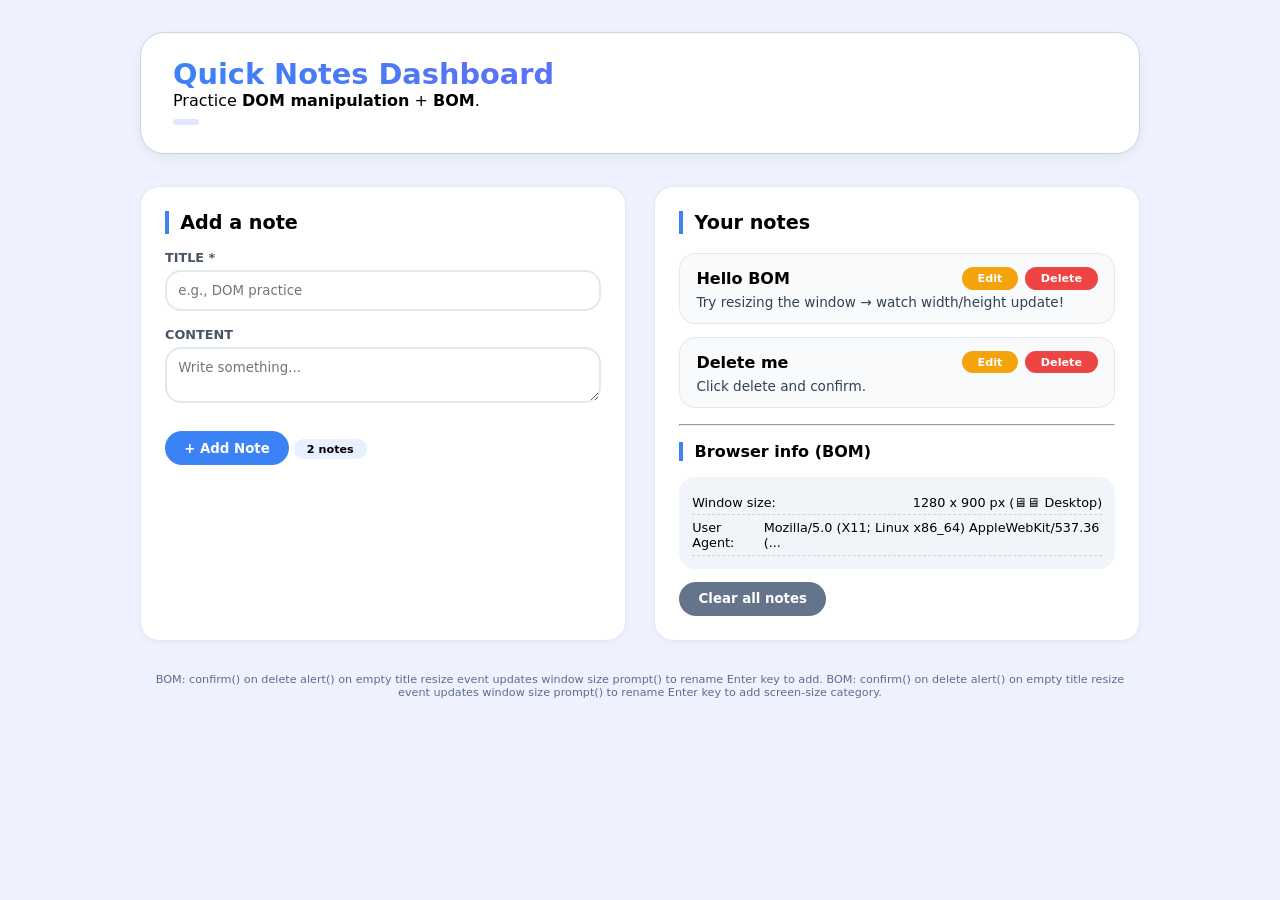
<file: index.html>
<!DOCTYPE html>
<html lang="en">

<head>
    <meta charset="UTF-8">
    <meta name="viewport" content="width=device-width, initial-scale=1.0">
    <title>Quick Notes Dashboard</title>
    <style>
        * {
            margin: 0;
            padding: 0;
            box-sizing: border-box;
        }

        body {
            font-family: system-ui, "Segoe UI", sans-serif;
            background: #eef2ff;
            padding: 2rem 1.5rem;
        }

        .container {
            max-width: 1000px;
            margin: 0 auto;
        }

        header {
            background: white;
            border-radius: 1.5rem;
            padding: 1.5rem 2rem;
            margin-bottom: 2rem;
            box-shadow: 0 4px 12px rgba(0, 0, 0, 0.05);
            border: 1px solid #cbd5e1;
        }

        header h1 {
            font-size: 1.8rem;
            background: linear-gradient(135deg, #3b82f6, #8b5cf6);
            -webkit-background-clip: text;
            background-clip: text;
            color: transparent;
        }

        .badge {
            background: #e0e7ff;
            color: #1e40af;
            padding: 0.2rem 0.8rem;
            border-radius: 20px;
            font-size: 0.75rem;
            font-weight: 600;
            display: inline-block;
            margin-top: 0.5rem;
        }

        .grid {
            display: grid;
            grid-template-columns: 1fr 1fr;
            gap: 1.8rem;
        }

        @media (max-width: 700px) {
            .grid {
                grid-template-columns: 1fr;
            }
        }

        .card {
            background: white;
            border-radius: 1.2rem;
            padding: 1.5rem;
            border: 1px solid #e2e8f0;
            box-shadow: 0 2px 6px rgba(0, 0, 0, 0.03);
        }

        .card h2 {
            font-size: 1.2rem;
            margin-bottom: 1rem;
            border-left: 4px solid #3b82f6;
            padding-left: 0.7rem;
        }

        .form-group {
            margin-bottom: 1rem;
        }

        label {
            font-weight: 600;
            font-size: 0.8rem;
            text-transform: uppercase;
            color: #475569;
            display: block;
            margin-bottom: 0.3rem;
        }

        input,
        textarea {
            width: 100%;
            padding: 0.7rem;
            border: 2px solid #e2e8f0;
            border-radius: 1rem;
            font-family: inherit;
            outline: none;
        }

        input:focus,
        textarea:focus {
            border-color: #3b82f6;
        }

        button {
            background: #3b82f6;
            border: none;
            color: white;
            font-weight: 600;
            padding: 0.6rem 1.2rem;
            border-radius: 2rem;
            cursor: pointer;
            font-family: inherit;
            transition: 0.1s;
        }

        button:hover {
            background: #2563eb;
        }

        .counter {
            background: #e6f0ff;
            display: inline-block;
            padding: 0.2rem 0.8rem;
            border-radius: 20px;
            font-size: 0.7rem;
            font-weight: 700;
            margin-top: 1rem;
        }

        .notes-list {
            margin-top: 1.2rem;
            max-height: 380px;
            overflow-y: auto;
            display: flex;
            flex-direction: column;
            gap: 0.8rem;
        }

        .note-item {
            background: #f8fafc;
            border: 1px solid #e2e8f0;
            border-radius: 1rem;
            padding: 0.8rem 1rem;
        }

        .note-title {
            font-weight: 800;
            display: flex;
            justify-content: space-between;
            align-items: center;
            margin-bottom: 0.3rem;
        }

        .note-content {
            font-size: 0.85rem;
            color: #334155;
        }

        .info-panel {
            background: #f1f5f9;
            border-radius: 1rem;
            padding: 0.8rem;
            margin-top: 1rem;
        }

        .info-row {
            display: flex;
            justify-content: space-between;
            font-size: 0.8rem;
            padding: 0.3rem 0;
            border-bottom: 1px dashed #cbd5e1;
        }

        .delete-note {
            background: #ef4444;
            padding: 0.3rem 1rem;
            font-size: 0.7rem;
            border-radius: 1rem;
        }

        .delete-note:hover {
            background: #dd0e0e;
        }

        .edit-note {
            background: #f5a30b;
            padding: 0.3rem 1rem;
            font-size: 0.7rem;
            border-radius: 1rem;
        }

        .edit-note:hover {
            background: #d97706;
        }

        .note-actions {
            display: flex;
            gap: 0.4rem;
        }

        hr {
            margin: 1rem 0;
        }

        footer {
            text-align: center;
            margin-top: 2rem;
            font-size: 0.7rem;
            color: #5b6e8c;
        }
    </style>
</head>

<body>
    <div class="container">

        <header>
            <h1> Quick Notes Dashboard</h1>
            <p>Practice <strong>DOM manipulation</strong> + <strong>BOM</strong>.</p>
            <div class="badge"> </div>
        </header>

        <div class="grid">
            <div class="card" id="left-panel">
                <h2>Add a note</h2>
                <div class="form-group">
                    <label>Title *</label>
                    <input type="text" id="noteTitle" placeholder="e.g., DOM practice">
                </div>
                <div class="form-group">
                    <label>Content</label>
                    <textarea id="noteContent" rows="2" placeholder="Write something..."></textarea>
                </div>
                <button id="addNoteBtn">+ Add Note</button>
                <div class="counter" id="noteCounter">0 notes</div>
            </div>
            <div class="card" id="right-panel">
                <h2>Your notes</h2>
                <div id="notesContainer" class="notes-list">
                    <div style="color:#94a3b8;text-align:center;">No notes yet. Create one!</div>
                </div>
                <hr>
                <h2 style="font-size:1rem;">Browser info (BOM)</h2>
                <div class="info-panel" id="bomPanel">
                    <div class="info-row">
                        <span>Window size:</span>
                        <span id="windowSize">-- x --</span>
                    </div>
                    <div class="info-row">
                        <span>User Agent:</span>
                        <span id="userAgent">--</span>
                    </div>
                </div>
                <button id="clearAllBtn" style="background:#64748b;margin-top:0.8rem;">Clear all notes</button>
            </div>
        </div>

        <footer>
             BOM: confirm() on delete  alert() on empty title  resize event updates window size  prompt() to rename  Enter key to add.
             BOM: confirm() on delete  alert() on empty title  resize event updates window size  prompt() to rename  Enter key to add  screen-size category.
        </footer>

    </div>
    <script>
        // State
        let notes = [];
        let nextId = 1;

        // DOM REFERENCES
        const notesContainer = document.getElementById("notesContainer");
        const titleInput = document.getElementById("noteTitle");
        const contentInput = document.getElementById("noteContent");
        const addBtn = document.getElementById("addNoteBtn");
        const clearAllBtn = document.getElementById("clearAllBtn");
        const noteCounterSpan = document.getElementById("noteCounter");
        const windowSizeSpan = document.getElementById("windowSize");
        const userAgentSpan = document.getElementById("userAgent");

        function updateCounter() {
            const count = notes.length;
            noteCounterSpan.textContent = count === 1 ? "1 note" : `${count} notes`;
        }

        function renderNotes() {
            while (notesContainer.firstChild) {
                notesContainer.removeChild(notesContainer.firstChild);
            }

            if (notes.length === 0) {
                const emptyMsg = document.createElement("div");
                emptyMsg.textContent = "No notes yet. Add your first note!";
                emptyMsg.style.color = "#94a3b8";
                emptyMsg.style.textAlign = "center";
                emptyMsg.style.padding = "1rem";
                notesContainer.appendChild(emptyMsg);
                updateCounter();
                return;
            }

            notes.forEach(note => {
                const noteDiv = document.createElement("div");
                noteDiv.classList.add("note-item");
                noteDiv.setAttribute("data-id", note.id);

                const titleDiv = document.createElement("div");
                titleDiv.classList.add("note-title");

                const titleSpan = document.createElement("span");
                titleSpan.textContent = note.title;

                const actionsDiv = document.createElement("div");
                actionsDiv.classList.add("note-actions");

                const editBtn = document.createElement("button");
                editBtn.textContent = " Edit";
                editBtn.classList.add("edit-note");
                editBtn.setAttribute("data-action", "edit");
                editBtn.setAttribute("data-id", note.id);

                const deleteBtn = document.createElement("button");
                deleteBtn.textContent = "Delete";
                deleteBtn.classList.add("delete-note");
                deleteBtn.setAttribute("data-action", "delete");
                deleteBtn.setAttribute("data-id", note.id);

                actionsDiv.appendChild(editBtn);
                actionsDiv.appendChild(deleteBtn);

                titleDiv.appendChild(titleSpan);
                titleDiv.appendChild(actionsDiv);

                const contentP = document.createElement("p");
                contentP.classList.add("note-content");
                contentP.textContent = note.content || "(no additional content)";

                noteDiv.appendChild(titleDiv);
                noteDiv.appendChild(contentP);
                notesContainer.appendChild(noteDiv);
            });

            updateCounter();
        }

        function addNote() {
            const title = titleInput.value.trim();
            if (title === "") {
                alert(" Title cannot be empty!");
                titleInput.focus();
                return;
            }
            const content = contentInput.value.trim();
            notes.push({ id: nextId++, title, content });
            renderNotes();
            titleInput.value = "";
            contentInput.value = "";
            titleInput.focus();
        }

        function deleteNoteById(id) {
            const ok = confirm("Are you sure you want to delete this note?");
            if (!ok) return;
            const index = notes.findIndex(n => n.id === id);
            if (index !== -1) {
                notes.splice(index, 1);
                renderNotes();
            }
        }

        function editNoteById(id) {
            const found = notes.find(n => n.id === id);
            if (found) {
                const newTitle = prompt("New title:", found.title);
                if (newTitle !== null && newTitle.trim() !== "") {
                    found.title = newTitle.trim();
                    renderNotes();
                }
            }
        }

        function clearAllNotes() {
            if (notes.length === 0) {
                alert("No notes to clear.");
                return;
            }
            const ok = confirm(`Delete ALL ${notes.length} notes? Cannot be undone.`);
            if (ok) {
                notes = [];
                nextId = 1;
                renderNotes();
                alert("All notes have been cleared.");
            }
        }

        function updateWindowSize() {
            const w = window.innerWidth;
            const h = window.innerHeight;
            windowSizeSpan.textContent = `${w} x ${h} px`;
            let category;
            if (w < 480) category = " Mobile";
            else if (w < 1024) category = " Tablet";
            else category = "🖥🖥 Desktop";
            windowSizeSpan.textContent = `${w} x ${h} px (${category})`;
        }

        window.addEventListener("resize", updateWindowSize);

        function showUserAgent() {
            let agent = navigator.userAgent;
            if (agent.length > 55) agent = agent.slice(0, 52) + "...";
            userAgentSpan.textContent = agent;
        }

        function addSampleNotes() {
            if (notes.length === 0) {
                notes.push({
                    id: nextId++,
                    title: "Hello BOM",
                    content: "Try resizing the window → watch width/height update!"
                });
                notes.push({
                    id: nextId++,
                    title: "Delete me",
                    content: "Click delete and confirm."
                });
                renderNotes();
            }
        }

        function init() {
            addSampleNotes();
            updateWindowSize();
            showUserAgent();
            addBtn.addEventListener("click", addNote);
            clearAllBtn.addEventListener("click", clearAllNotes);

            // Step 29: Enter key shortcut on title input
            titleInput.addEventListener("keydown", (e) => {
                if (e.key === "Enter") {
                    addNote();
                }
            });
        }

        init();

        notesContainer.addEventListener("click", (e) => {
            const deleteTarget = e.target.closest('[data-action="delete"]');
            if (deleteTarget) {
                const id = parseInt(deleteTarget.getAttribute("data-id"), 10);
                deleteNoteById(id);
            }

            const editTarget = e.target.closest('[data-action="edit"]');
            if (editTarget) {
                const id = parseInt(editTarget.getAttribute("data-id"), 10);
                editNoteById(id);
            }
        });
    </script>
</body>
</file>
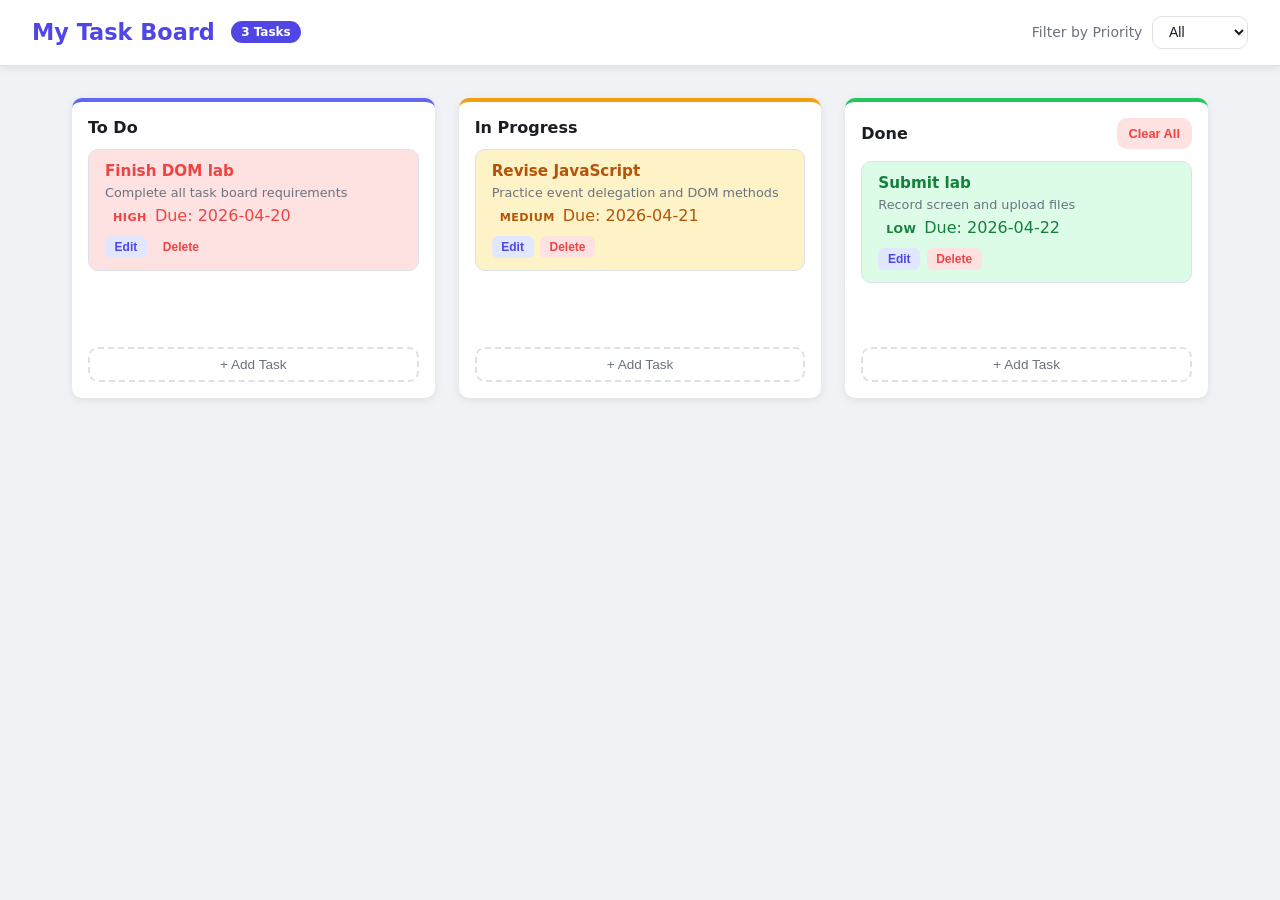
<file: week2lab2/index.html>
<!DOCTYPE html>
<html lang="en">
<head>
  <meta charset="UTF-8">
  <meta name="viewport" content="width=device-width, initial-scale=1.0">
  <title>My Task Board</title>
  <link rel="stylesheet" href="style.css">
</head>
<body>

  <!-- HEADER -->
  <header class="app-header">
    <div class="header-left">
      <h1 class="app-title">My Task Board</h1>
      <div class="task-counter" id="taskCounter">0 Tasks</div>
    </div>

    <div class="header-right">
      <label class="filter-label" for="priorityFilter">Filter by Priority</label>
      <select id="priorityFilter" class="filter-select">
        <option value="all">All</option>
        <option value="high">High</option>
        <option value="medium">Medium</option>
        <option value="low">Low</option>
      </select>
    </div>
  </header>

  <!-- BOARD -->
  <main class="board">

    <!-- TODO -->
    <section class="column" id="todo">
      <div class="column-header">
        <h2 class="column-title">To Do</h2>
      </div>

      <ul class="task-list" id="todoList"></ul>

      <div class="column-footer">
        <button class="btn-add add-task-btn" data-column="todo">
          + Add Task
        </button>
      </div>
    </section>

    <!-- IN PROGRESS -->
    <section class="column" id="inprogress">
      <div class="column-header">
        <h2 class="column-title">In Progress</h2>
      </div>

      <ul class="task-list" id="inprogressList"></ul>

      <div class="column-footer">
        <button class="btn-add add-task-btn" data-column="inprogress">
          + Add Task
        </button>
      </div>
    </section>

    <!-- DONE -->
    <section class="column" id="done">
      <div class="column-header">
        <h2 class="column-title">Done</h2>

        <!-- FIXED BUTTON -->
        <button class="btn-clear clear-done-btn" id="clearDoneBtn">
          Clear All
        </button>
      </div>

      <ul class="task-list" id="doneList"></ul>

      <div class="column-footer">
        <button class="btn-add add-task-btn" data-column="done">
          + Add Task
        </button>
      </div>
    </section>

  </main>

  <!-- MODAL -->
  <div class="modal-overlay hidden" id="taskModal">
    <div class="modal">

      <h3 class="modal-heading" id="modalTitle">Add Task</h3>

      <label class="modal-label">Title <span class="required">*</span></label>
      <input type="text" id="taskTitle" class="modal-input" placeholder="Enter task title">

      <label class="modal-label">Description</label>
      <textarea id="taskDescription" class="modal-input modal-textarea" rows="4"></textarea>

      <label class="modal-label">Priority</label>
      <select id="taskPriority" class="modal-input">
        <option value="high">High</option>
        <option value="medium">Medium</option>
        <option value="low">Low</option>
      </select>

      <label class="modal-label">Due Date</label>
      <input type="date" id="taskDueDate" class="modal-input">

      <div class="modal-actions">
        <button id="saveTaskBtn" class="btn-save">Save</button>
        <button id="cancelTaskBtn" class="btn-cancel">Cancel</button>
      </div>

    </div>
  </div>

  <script src="taskmanager.js"></script>
</body>
</html>
</file>
<file: week2lab2/style.css>
*,
*::before,
*::after {
    box-sizing: border-box;
    margin: 0;
    padding: 0;
}

:root {
    --color-bg: #f0f2f5;
    --color-surface: #ffffff;
    --color-border: #dde1e7;
    --color-text: #1a1d23;
    --color-muted: #6b7280;
    --color-accent: #4f46e5;
    --color-accent-hover: #4338ca;

    --color-high: #ef4444;
    --color-medium: #f59e0b;
    --color-low: #22c55e;

    --col-todo: #6366f1;
    --col-inprogress: #f59e0b;
    --col-done: #22c55e;

    --radius: 10px;
    --shadow: 0 2px 8px rgba(0, 0, 0, .08);
    --transition: .2s ease;
}

body {
    font-family: 'Segoe UI', system-ui, sans-serif;
    background: var(--color-bg);
    color: var(--color-text);
    min-height: 100vh;
}

.app-header {
    background: var(--color-surface);
    border-bottom: 1px solid var(--color-border);
    padding: 1rem 2rem;
    display: flex;
    align-items: center;
    justify-content: space-between;
    position: sticky;
    top: 0;
    z-index: 100;
    box-shadow: var(--shadow);
}

.header-left {
    display: flex;
    align-items: center;
    gap: 1rem;
}

.app-title {
    font-size: 1.4rem;
    font-weight: 700;
    color: var(--color-accent);
}

.task-counter {
    background: var(--color-accent);
    color: #fff;
    font-size: .75rem;
    font-weight: 600;
    padding: .25rem .65rem;
    border-radius: 999px;
}

.header-right {
    display: flex;
    align-items: center;
    gap: .6rem;
}

.filter-label {
    font-size: .875rem;
    color: var(--color-muted);
    font-weight: 500;
}

.filter-select {
    padding: .4rem .75rem;
    border: 1px solid var(--color-border);
    border-radius: var(--radius);
    font-size: .875rem;
    cursor: pointer;
    background: var(--color-surface);
    color: var(--color-text);
}

.board {
    display: grid;
    grid-template-columns: repeat(3, 1fr);
    gap: 1.5rem;
    padding: 2rem;
    max-width: 1200px;
    margin: 0 auto;
}

@media (max-width: 768px) {
    .board {
        grid-template-columns: 1fr;
        padding: 1rem;
    }
}

.column {
    background: var(--color-surface);
    border-radius: var(--radius);
    box-shadow: var(--shadow);
    display: flex;
    flex-direction: column;
    gap: .75rem;
    padding: 1rem;
    min-height: 300px;
}

#todo {
    border-top: 4px solid var(--col-todo);
}

#inprogress {
    border-top: 4px solid var(--col-inprogress);
}

#done {
    border-top: 4px solid var(--col-done);
}

.column-header {
    display: flex;
    align-items: center;
    justify-content: space-between;
}

.column-title {
    font-size: 1rem;
    font-weight: 700;
}

.column-count {
    background: var(--color-bg);
    color: var(--color-muted);
    font-size: .75rem;
    font-weight: 600;
    padding: .2rem .55rem;
    border-radius: 999px;
    border: 1px solid var(--color-border);
}

.task-list {
    list-style: none;
    display: flex;
    flex-direction: column;
    gap: .6rem;
    flex: 1;
}

.column-footer {
    display: flex;
    gap: .5rem;
}

.task-card {
    background: var(--color-bg);
    border: 1px solid var(--color-border);
    border-radius: var(--radius);
    padding: .75rem 1rem;
    display: flex;
    flex-direction: column;
    gap: .35rem;
    transition: box-shadow var(--transition), transform var(--transition);
    cursor: default;
}

.task-card:hover {
    box-shadow: 0 4px 12px rgba(0, 0, 0, .1);
    transform: translateY(-1px);
}

.task-title {
    font-size: .95rem;
    font-weight: 600;
    cursor: pointer;
    word-break: break-word;
}

.task-title:hover {
    color: var(--color-accent);
}

.inline-edit-input {
    font-size: .95rem;
    font-weight: 600;
    border: 2px solid var(--color-accent);
    border-radius: 6px;
    padding: .15rem .4rem;
    width: 100%;
    outline: none;
}

.task-desc {
    font-size: .8rem;
    color: var(--color-muted);
    word-break: break-word;
}

.task-due {
    font-size: .75rem;
    color: var(--color-muted);
}

.task-actions {
    display: flex;
    gap: .4rem;
    margin-top: .25rem;
}

.priority-badge {
    display: inline-block;
    font-size: .7rem;
    font-weight: 700;
    text-transform: uppercase;
    letter-spacing: .04em;
    padding: .15rem .5rem;
    border-radius: 999px;
    width: fit-content;
}

.priority-high {
    background: #fee2e2;
    color: var(--color-high);
}

.priority-medium {
    background: #fef3c7;
    color: #b45309;
}

.priority-low {
    background: #dcfce7;
    color: #15803d;
}

.modal-overlay {
    position: fixed;
    inset: 0;
    background: rgba(0, 0, 0, .45);
    display: flex;
    align-items: center;
    justify-content: center;
    z-index: 200;
}

.modal {
    background: var(--color-surface);
    border-radius: var(--radius);
    padding: 2rem;
    width: 90%;
    max-width: 460px;
    display: flex;
    flex-direction: column;
    gap: .75rem;
    box-shadow: 0 8px 30px rgba(0, 0, 0, .2);
}

.modal-heading {
    font-size: 1.2rem;
    font-weight: 700;
    margin-bottom: .25rem;
}

.modal-label {
    font-size: .875rem;
    font-weight: 600;
    color: var(--color-muted);
}

.required {
    color: var(--color-high);
}

.modal-input {
    width: 100%;
    padding: .5rem .75rem;
    border: 1px solid var(--color-border);
    border-radius: var(--radius);
    font-size: .9rem;
    font-family: inherit;
    color: var(--color-text);
    background: var(--color-bg);
    transition: border-color var(--transition);
}

.modal-input:focus {
    outline: none;
    border-color: var(--color-accent);
}

.modal-textarea {
    resize: vertical;
}

.modal-error {
    color: var(--color-high);
    font-size: .8rem;
    font-weight: 500;
}

.modal-actions {
    display: flex;
    gap: .75rem;
    margin-top: .5rem;
}

.btn-add {
    background: none;
    border: 2px dashed var(--color-border);
    border-radius: var(--radius);
    padding: .5rem;
    font-size: .85rem;
    color: var(--color-muted);
    cursor: pointer;
    width: 100%;
    transition: border-color var(--transition), color var(--transition);
}

.btn-add:hover {
    border-color: var(--color-accent);
    color: var(--color-accent);
}

.btn-clear {
    background: #fee2e2;
    color: var(--color-high);
    border: none;
    border-radius: var(--radius);
    padding: .5rem .75rem;
    font-size: .8rem;
    font-weight: 600;
    cursor: pointer;
    transition: background var(--transition);
}

.btn-clear:hover {
    background: #fecaca;
}

.btn-save {
    background: var(--color-accent);
    color: #fff;
    border: none;
    border-radius: var(--radius);
    padding: .55rem 1.2rem;
    font-size: .9rem;
    font-weight: 600;
    cursor: pointer;
    flex: 1;
    transition: background var(--transition);
}

.btn-save:hover {
    background: var(--color-accent-hover);
}

.btn-cancel {
    background: var(--color-bg);
    color: var(--color-muted);
    border: 1px solid var(--color-border);
    border-radius: var(--radius);
    padding: .55rem 1.2rem;
    font-size: .9rem;
    font-weight: 600;
    cursor: pointer;
    transition: background var(--transition);
}

.btn-cancel:hover {
    background: var(--color-border);
}

.btn-edit {
    background: #e0e7ff;
    color: var(--color-accent);
    border: none;
    border-radius: 6px;
    padding: .25rem .6rem;
    font-size: .75rem;
    font-weight: 600;
    cursor: pointer;
    transition: background var(--transition);
}

.btn-edit:hover {
    background: #c7d2fe;
}

.btn-delete {
    background: #fee2e2;
    color: var(--color-high);
    border: none;
    border-radius: 6px;
    padding: .25rem .6rem;
    font-size: .75rem;
    font-weight: 600;
    cursor: pointer;
    transition: background var(--transition);
}

.btn-delete:hover {
    background: #fecaca;
}

.hidden {
    display: none !important;
}

.is-hidden {
    display: none !important;
}

@keyframes fadeOut {
    from {
        opacity: 1;
        transform: scale(1);
    }

    to {
        opacity: 0;
        transform: scale(.95);
    }
}

.fade-out {
    animation: fadeOut .3s ease forwards;
}
</file>
